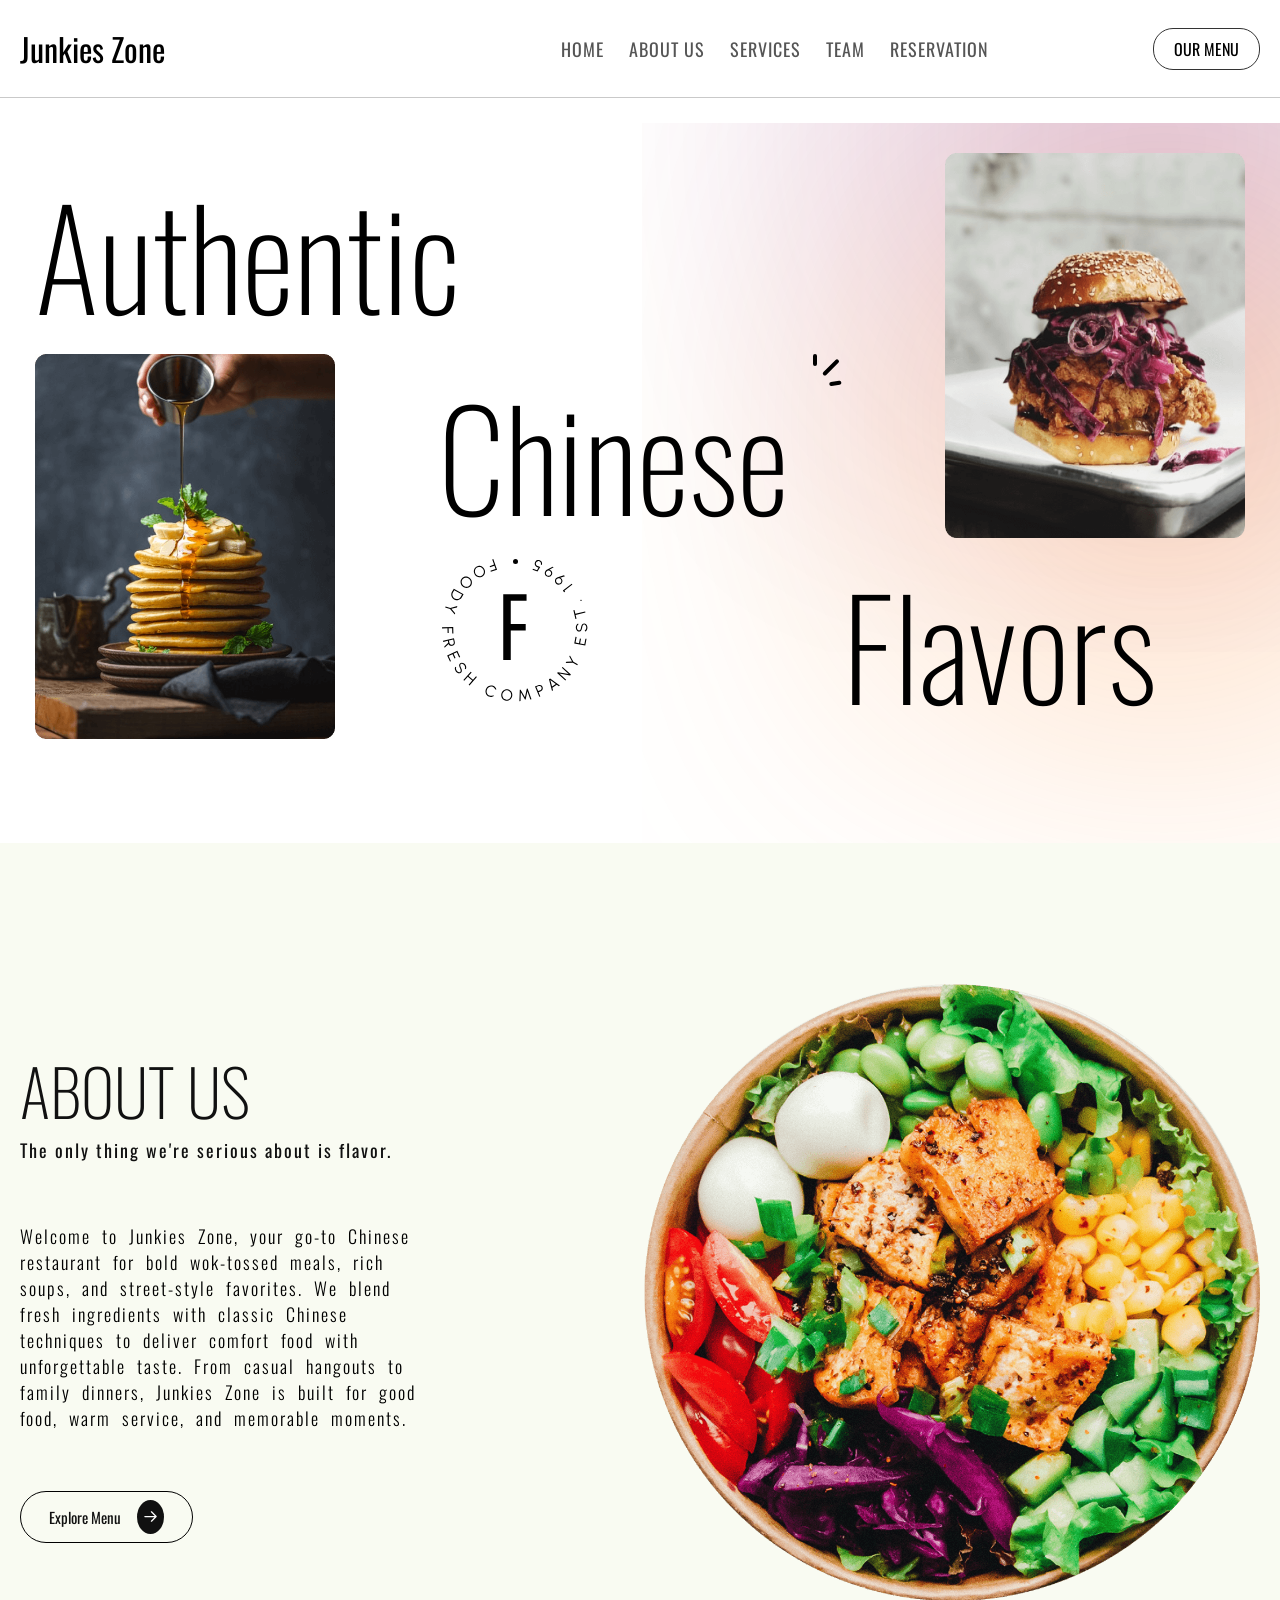
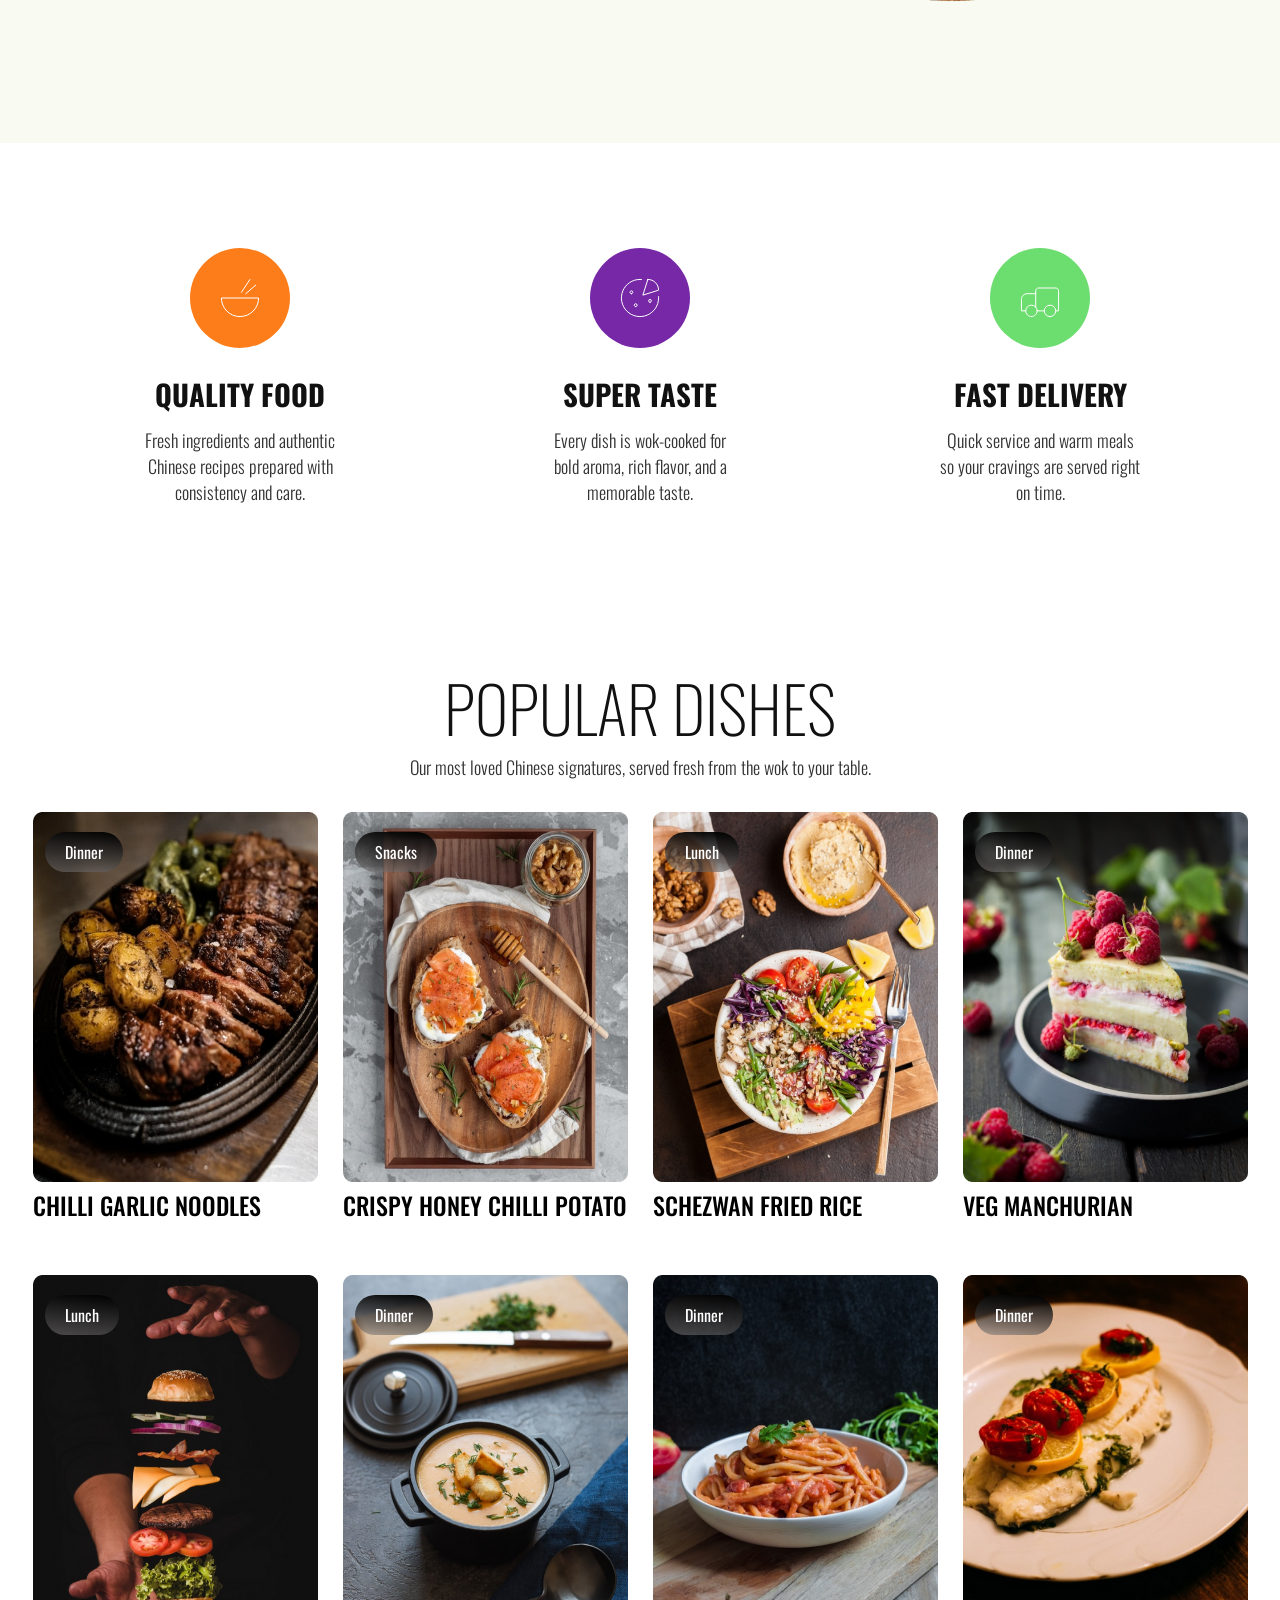
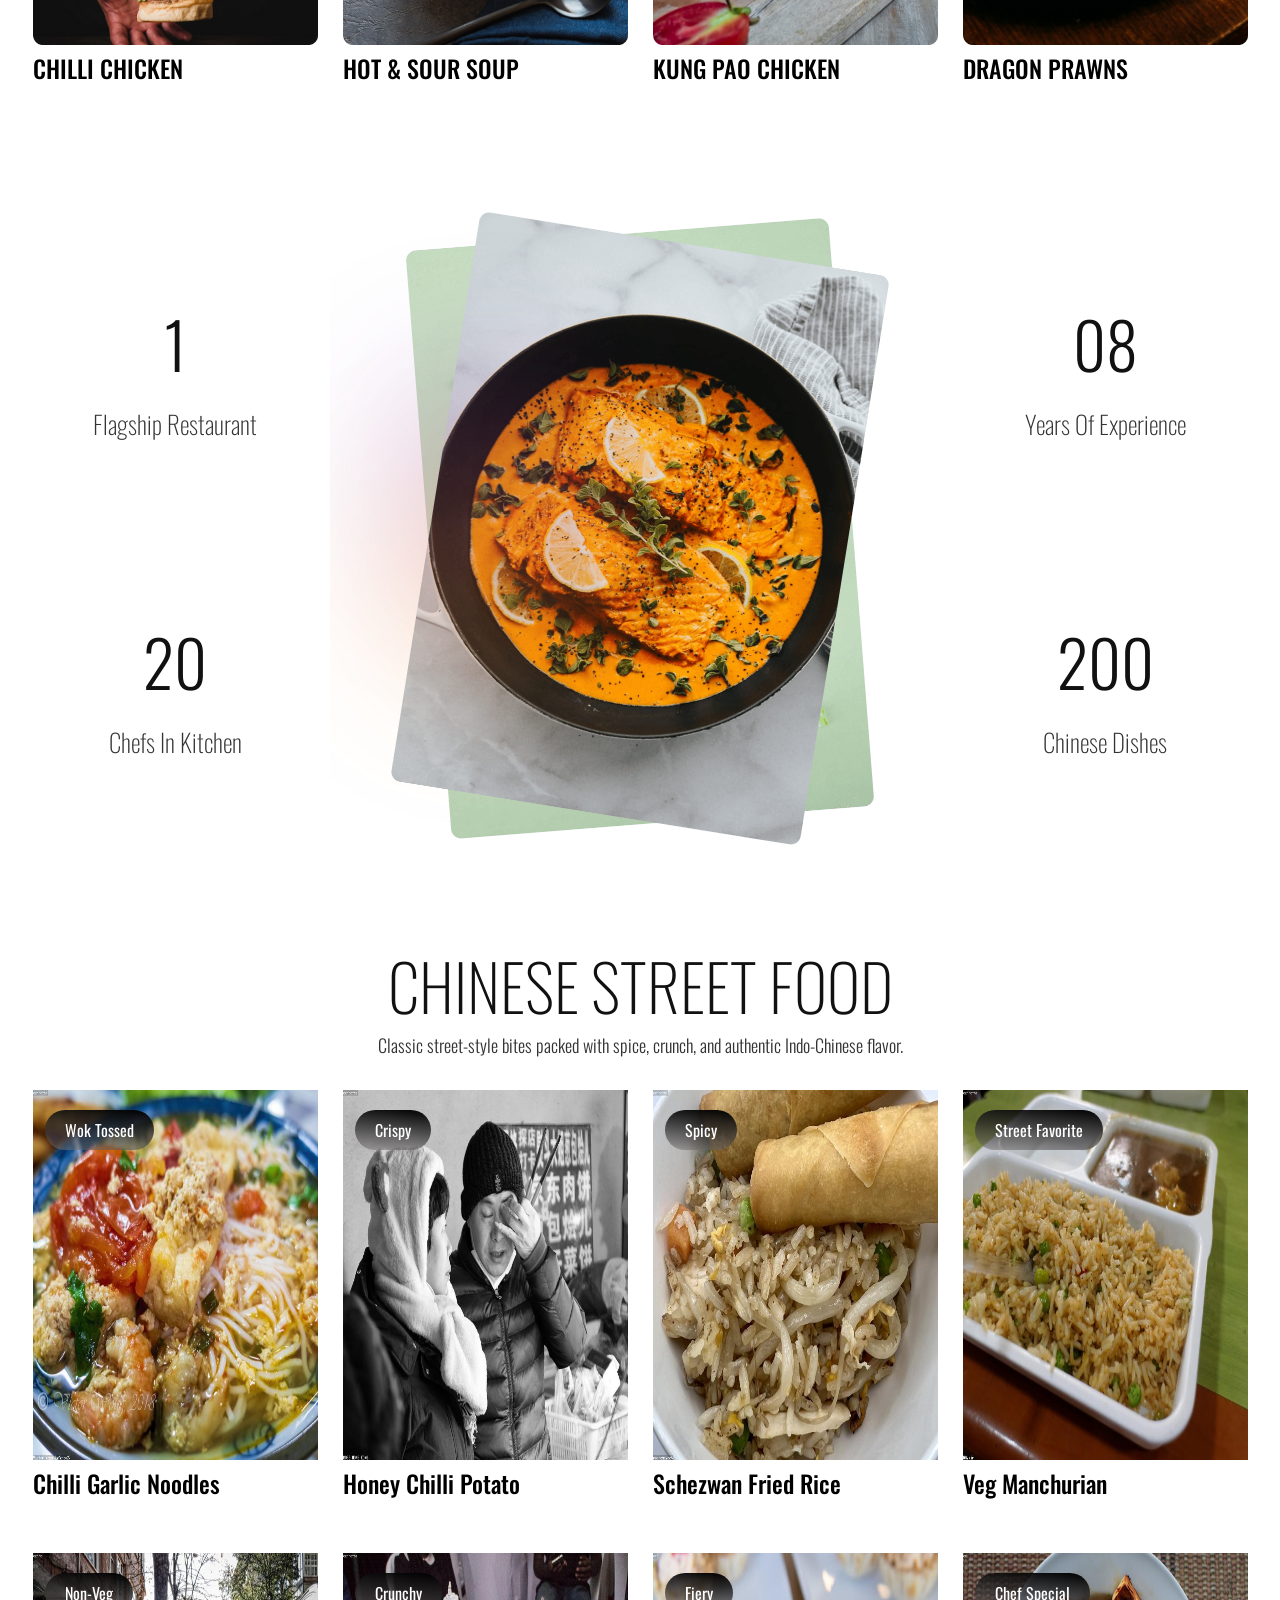
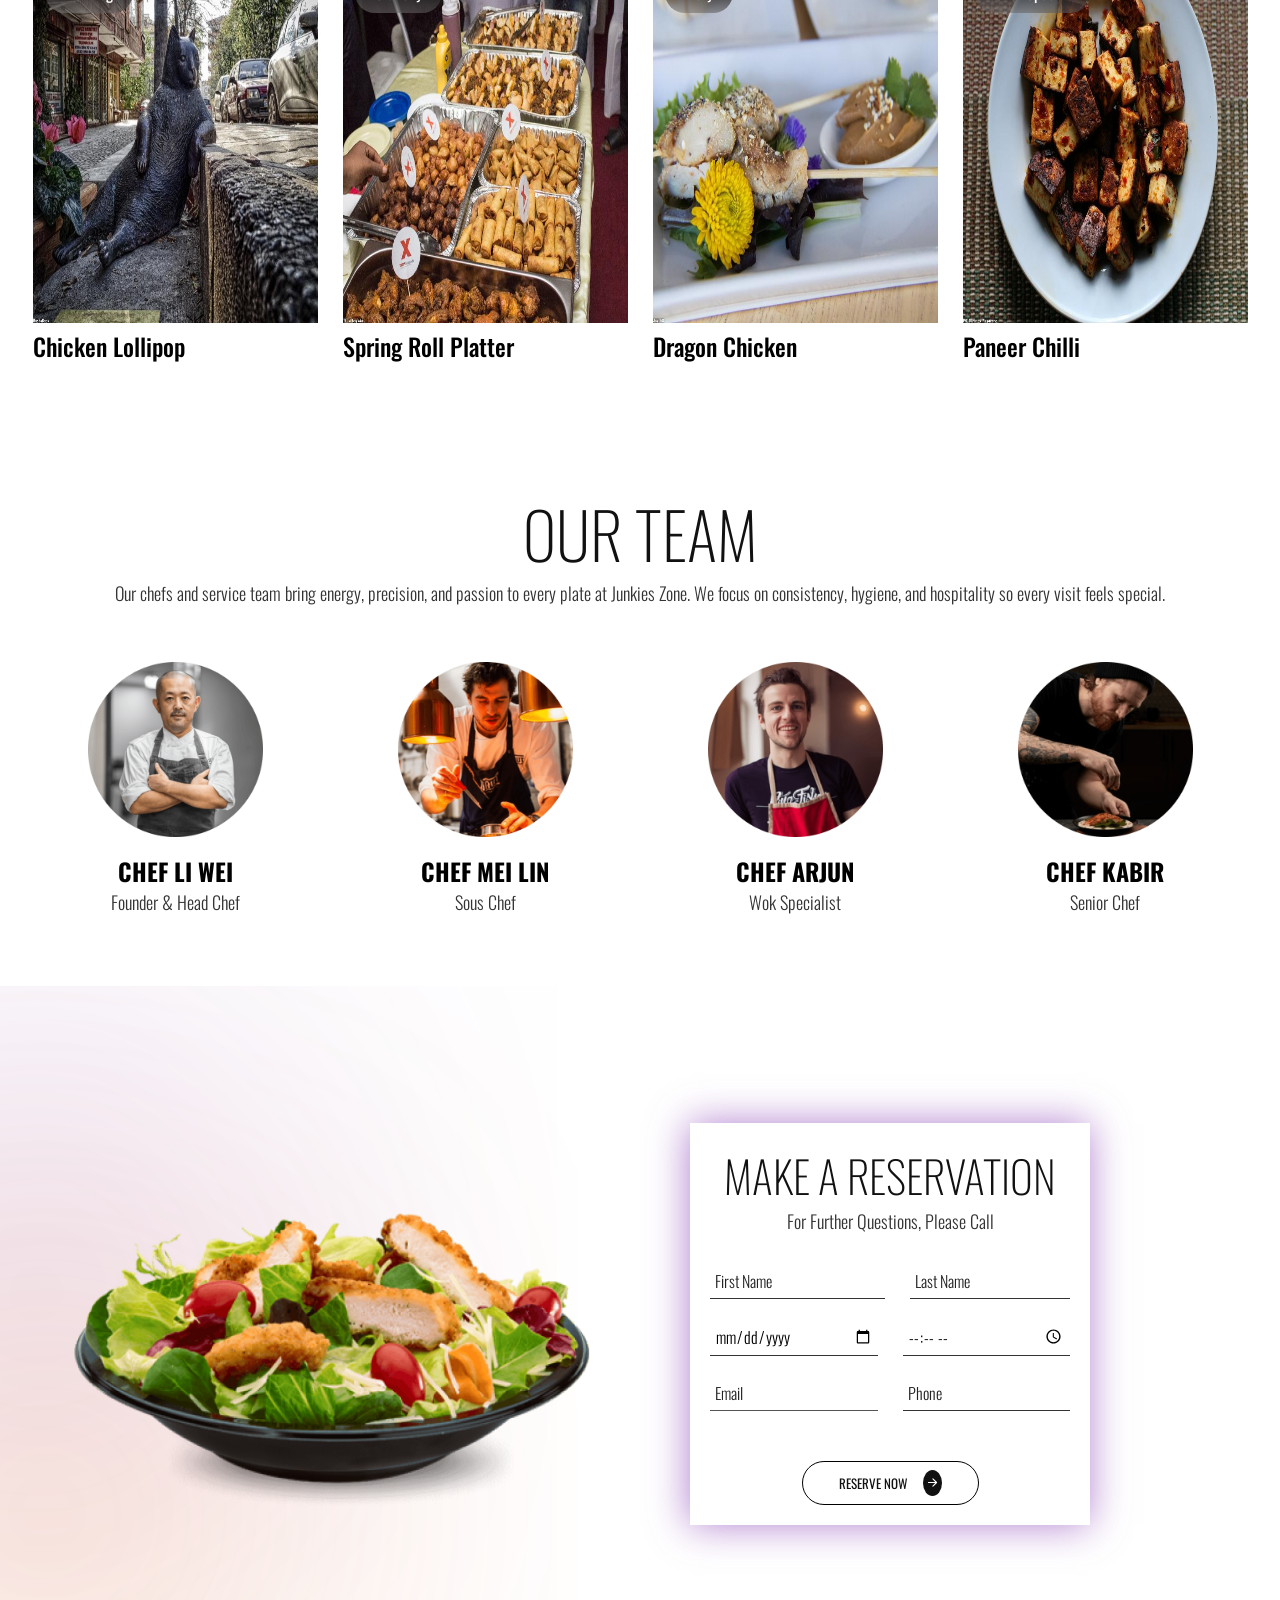
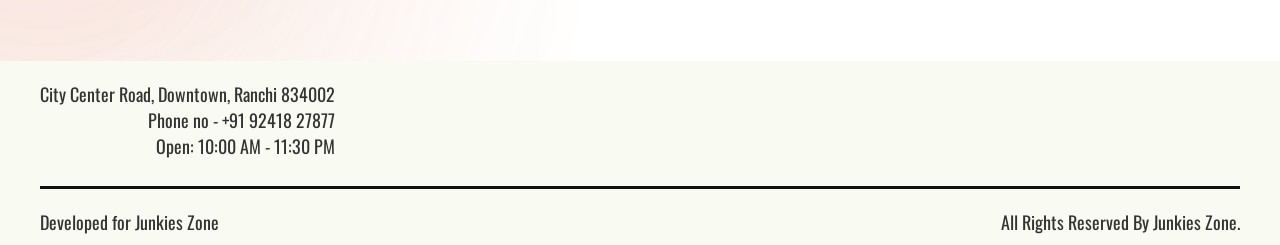
<file: junkies/index.html>
<!DOCTYPE html>
<html lang="en">
<head>
  <meta charset="UTF-8" />
  <meta name="viewport" content="width=device-width, initial-scale=1.0" />
  <title>Junkies Zone | Chinese Restaurant</title>
  <link rel="stylesheet" href="styles.css" />
</head>
<body>
  <nav>
    <div class="logo">Junkies Zone</div>
    <div class="navLinks" id="navLinks">
      <div class="links">
        <a href="#heroSection">HOME</a>
        <a href="#about">ABOUT US</a>
        <a href="#qualities">SERVICES</a>
        <a href="#team">TEAM</a>
        <a href="#reservation">RESERVATION</a>
      </div>
      <a href="menu.html" class="mobileMenuBtnLink">
        <button class="menuBtn mobileMenuBtn">OUR MENU</button>
      </a>
    </div>
    <a href="menu.html" class="menuBtnLink">
      <button class="menuBtn">OUR MENU</button>
    </a>
    <div class="hamburger" id="hamburger" aria-label="Open Menu" role="button" tabindex="0">
      <svg stroke="currentColor" fill="currentColor" stroke-width="0" viewBox="0 0 512 512" height="1em" width="1em" xmlns="http://www.w3.org/2000/svg"><path d="M80 160h352M80 256h352M80 352h352" stroke-linecap="round" stroke-miterlimit="10" stroke-width="48"></path></svg>
    </div>
  </nav>

  <section class="heroSection" id="heroSection">
    <div class="container">
      <div class="banner">
        <div class="largeBox">
          <h1 class="title">Authentic</h1>
        </div>
        <div class="combined_boxes">
          <div class="imageBox">
            <img src="assets/hero1.png" alt="hero" />
          </div>
          <div class="textAndLogo">
            <div class="textWithSvg">
              <h1 class="title">Chinese</h1>
              <h1 class="title dishes_title">Flavors</h1>
              <img src="assets/threelines.svg" alt="threelines" />
            </div>
            <img class="logo" src="assets/logo.svg" alt="logo" />
          </div>
        </div>
      </div>
      <div class="banner">
        <div class="imageBox">
          <img src="assets/hero2.png" alt="hero" />
        </div>
        <h1 class="title dishes_title">Flavors</h1>
      </div>
    </div>
  </section>

  <section class="about" id="about">
    <div class="container">
      <div class="banner">
        <div class="top">
          <h1 class="heading">ABOUT US</h1>
          <p>The only thing we're serious about is flavor.</p>
        </div>
        <p class="mid">
          Welcome to Junkies Zone, your go-to Chinese restaurant for bold wok-tossed meals, rich soups, and street-style favorites.
          We blend fresh ingredients with classic Chinese techniques to deliver comfort food with unforgettable taste.
          From casual hangouts to family dinners, Junkies Zone is built for good food, warm service, and memorable moments.
        </p>
        <a href="menu.html" class="exploreBtn">
          Explore Menu
          <span>
            <svg stroke="currentColor" fill="none" stroke-width="0" viewBox="0 0 24 24" height="1em" width="1em" xmlns="http://www.w3.org/2000/svg"><path d="M13.5 4.5L21 12m0 0l-7.5 7.5M21 12H3" stroke="currentColor" stroke-width="2" stroke-linecap="round" stroke-linejoin="round"></path></svg>
          </span>
        </a>
      </div>
      <div class="banner">
        <img src="assets/about.png" alt="about" />
      </div>
    </div>
  </section>

  <section class="qualities" id="qualities">
    <div class="container" id="qualitiesContainer"></div>
  </section>

  <section class="menu" id="menu">
    <div class="container">
      <div class="heading_section">
        <h1 class="heading">POPULAR DISHES</h1>
        <p>Our most loved Chinese signatures, served fresh from the wok to your table.</p>
      </div>
      <div class="dishes_container" id="dishesContainer"></div>
    </div>
  </section>

  <section class="who_are_we" id="who_are_we">
    <div class="container">
      <div class="text_banner" id="whoLeft"></div>
      <div class="image_banner">
        <img class="gradient_bg" src="assets/center.svg" alt="gradientBg" />
        <img src="assets/whoweare.png" alt="food" />
      </div>
      <div class="text_banner" id="whoRight"></div>
    </div>
  </section>

  <section class="coffee" id="coffee">
    <div class="container">
      <div class="coffee_heading_section">
        <h1 class="heading">CHINESE STREET FOOD</h1>
        <p>Classic street-style bites packed with spice, crunch, and authentic Indo-Chinese flavor.</p>
      </div>
      <div class="coffee_container" id="coffeeContainer"></div>
    </div>
  </section>

  <section class="team" id="team">
    <div class="container">
      <div class="heading_section">
        <h1 class="heading">OUR TEAM</h1>
        <p>
          Our chefs and service team bring energy, precision, and passion to every plate at Junkies Zone.
          We focus on consistency, hygiene, and hospitality so every visit feels special.
        </p>
      </div>
      <div class="team_container" id="teamContainer"></div>
    </div>
  </section>

  <section class="reservation" id="reservation">
    <div class="container">
      <div class="banner">
        <img src="assets/reservation.png" alt="res" />
      </div>
      <div class="banner">
        <div class="reservation_form_box">
          <h1>MAKE A RESERVATION</h1>
          <p>For Further Questions, Please Call</p>
          <form id="reservationForm">
            <div>
              <input type="text" name="firstName" placeholder="First Name" required />
              <input type="text" name="lastName" placeholder="Last Name" required />
            </div>
            <div>
              <input type="date" name="date" required />
              <input type="time" name="time" required />
            </div>
            <div>
              <input type="email" name="email" placeholder="Email" class="email_tag" required />
              <input type="number" name="phone" placeholder="Phone" required />
            </div>
            <button type="submit">
              RESERVE NOW
              <span>
                <svg stroke="currentColor" fill="none" stroke-width="0" viewBox="0 0 24 24" height="1em" width="1em" xmlns="http://www.w3.org/2000/svg"><path d="M4.5 12h15m0 0l-6.75-6.75M19.5 12l-6.75 6.75" stroke="currentColor" stroke-width="2" stroke-linecap="round" stroke-linejoin="round"></path></svg>
              </span>
            </button>
          </form>
        </div>
      </div>
    </div>
  </section>

  <footer>
    <div class="container">
      <div class="banner">
        <div class="right">
          <p>City Center Road, Downtown, Ranchi 834002</p>
          <p>Phone no - +91 92418 27877</p>
          <p>Open: 10:00 AM - 11:30 PM</p>
        </div>
      </div>
      <div class="banner">
        <div class="left">
          <p>Developed for Junkies Zone</p>
        </div>
        <div class="right">
          <p>All Rights Reserved By Junkies Zone.</p>
        </div>
      </div>
    </div>
  </footer>

  <script src="script.js"></script>
</body>
</html>
</file>
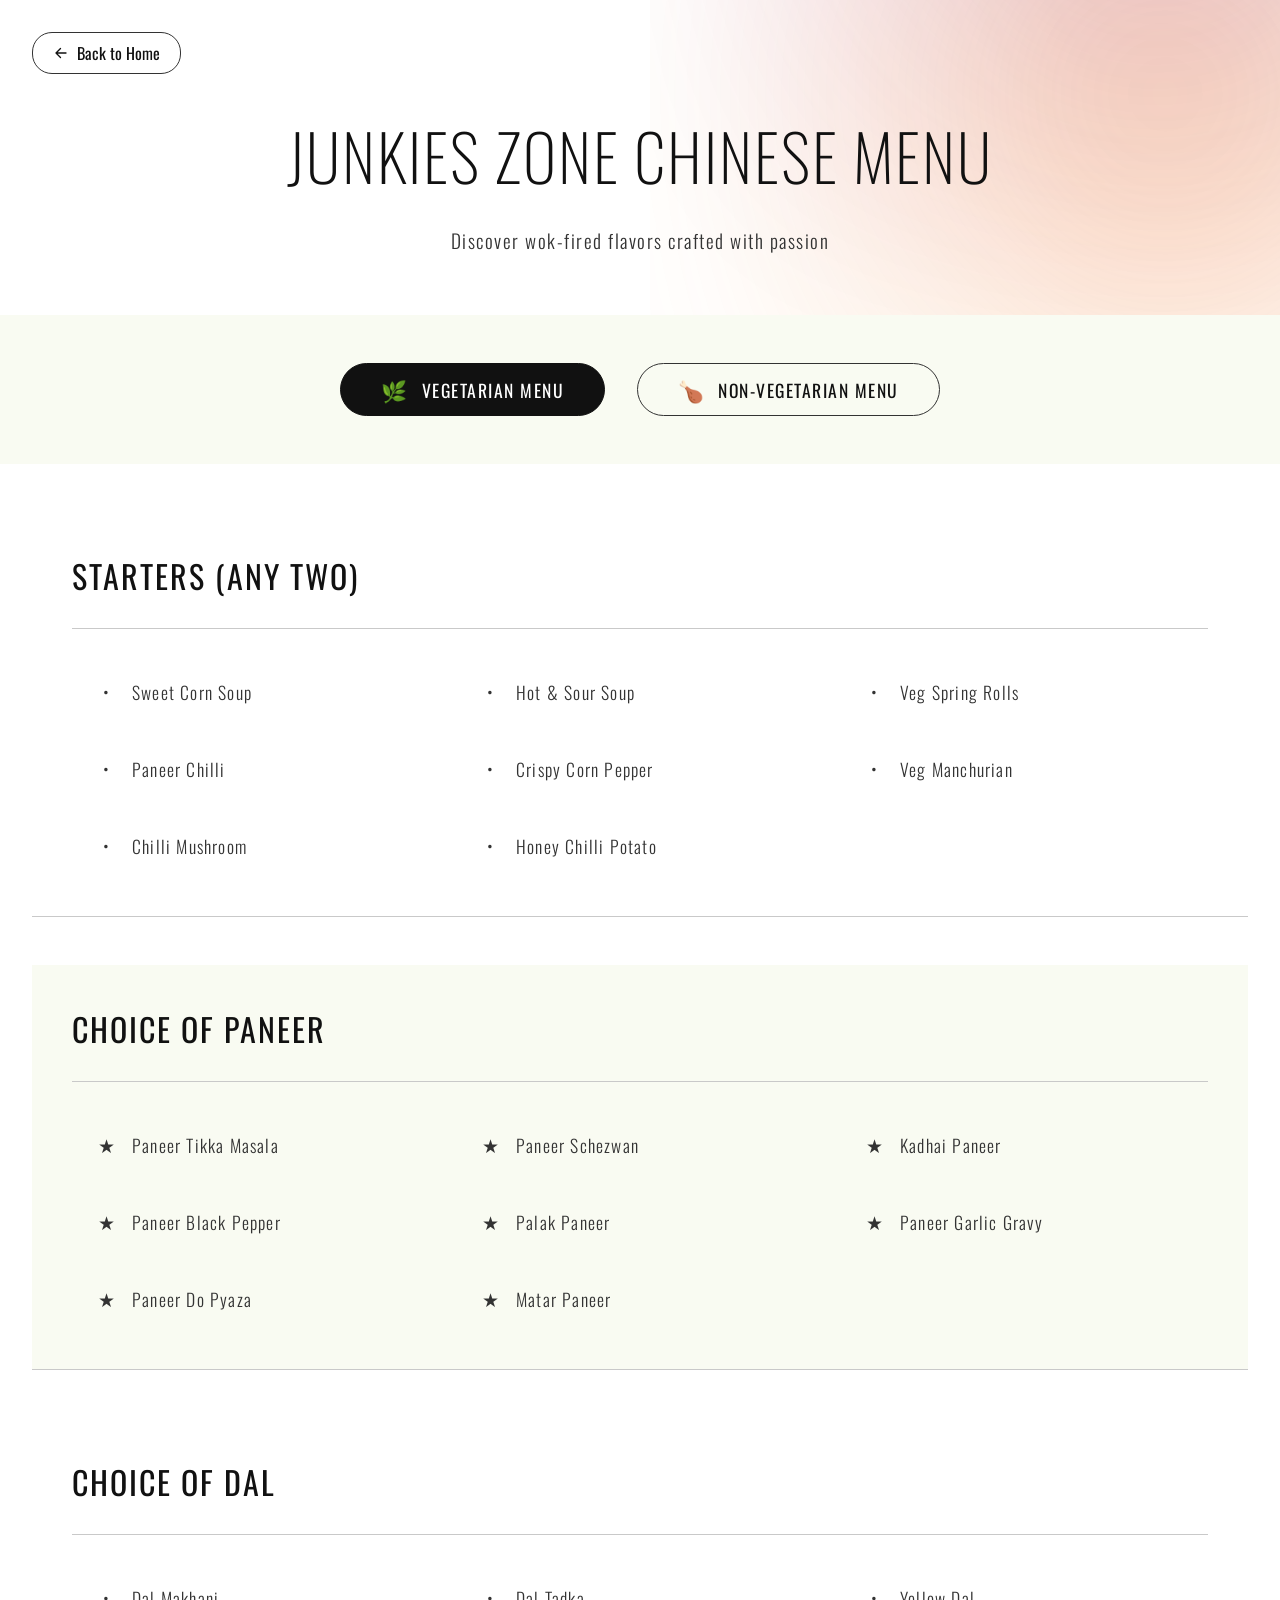
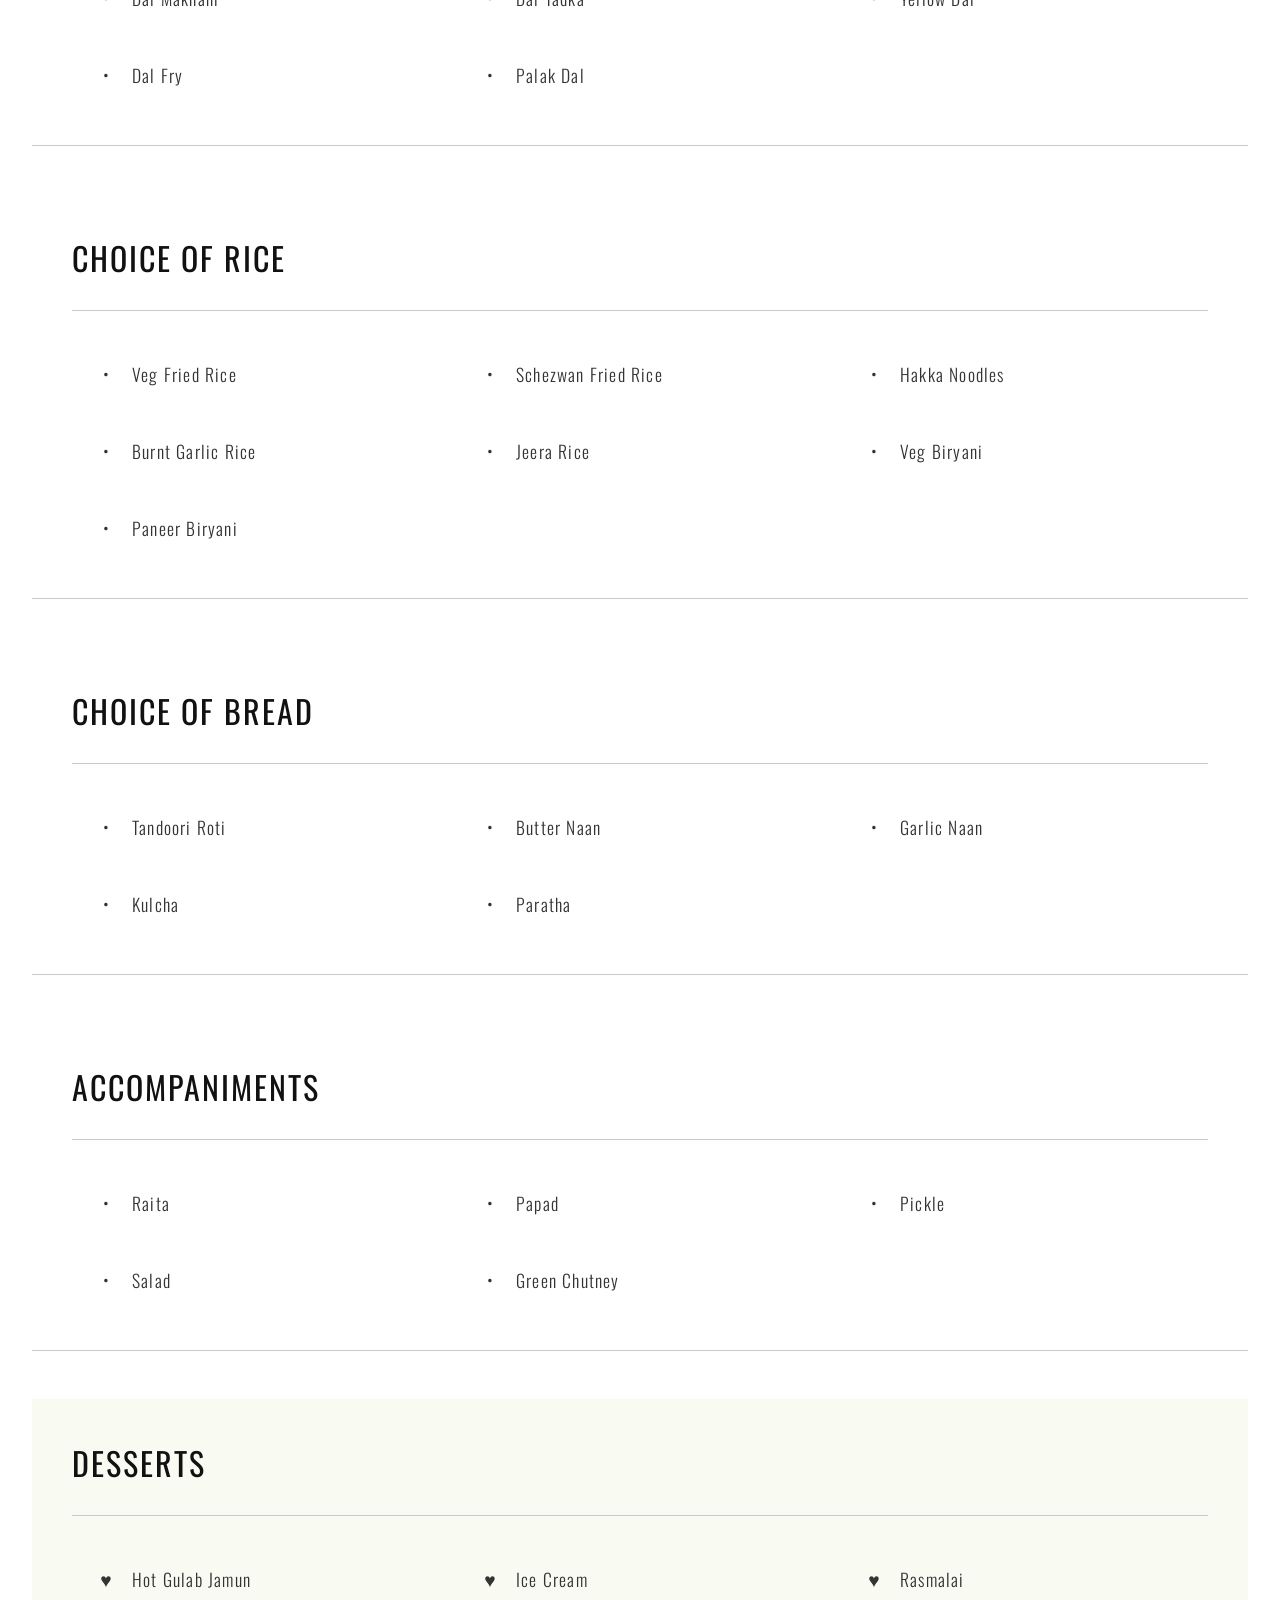
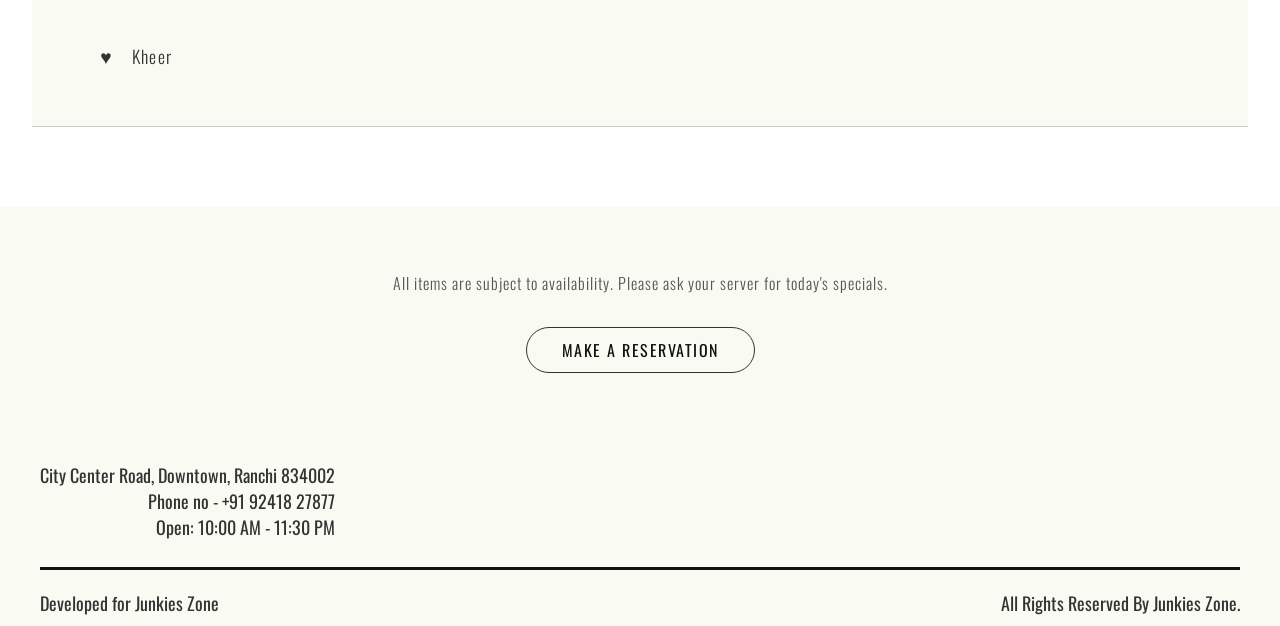
<file: junkies/menu.html>
<!DOCTYPE html>
<html lang="en">
<head>
  <meta charset="UTF-8" />
  <meta name="viewport" content="width=device-width, initial-scale=1.0" />
  <title>Our Menu | Junkies Zone</title>
  <link rel="stylesheet" href="styles.css" />
  <link rel="stylesheet" href="menu.css" />
</head>
<body>
  <div class="menu-page">
    <div class="menu-header">
      <a href="index.html" class="back-button">
        <svg stroke="currentColor" fill="none" stroke-width="0" viewBox="0 0 24 24" height="1em" width="1em" xmlns="http://www.w3.org/2000/svg"><path d="M19.5 12h-15m0 0l6.75-6.75M4.5 12l6.75 6.75" stroke="currentColor" stroke-width="2" stroke-linecap="round" stroke-linejoin="round"></path></svg>
        Back to Home
      </a>
      <h1 class="menu-title">Junkies Zone Chinese Menu</h1>
      <p class="menu-subtitle">Discover wok-fired flavors crafted with passion</p>
    </div>

    <div class="menu-category-tabs">
      <button class="category-tab active" data-category="veg">
        <span class="veg-icon">🌿</span> Vegetarian Menu
      </button>
      <button class="category-tab" data-category="nonveg">
        <span class="nonveg-icon">🍗</span> Non-Vegetarian Menu
      </button>
    </div>

    <div class="menu-content" id="menuContent"></div>

    <div class="menu-footer">
      <p class="footer-note">All items are subject to availability. Please ask your server for today's specials.</p>
      <a href="index.html#reservation" class="reserve-button">Make a Reservation</a>
    </div>
  </div>

  <footer>
    <div class="container">
      <div class="banner">
        <div class="right">
          <p>City Center Road, Downtown, Ranchi 834002</p>
          <p>Phone no - +91 92418 27877</p>
          <p>Open: 10:00 AM - 11:30 PM</p>
        </div>
      </div>
      <div class="banner">
        <div class="left">
          <p>Developed for Junkies Zone</p>
        </div>
        <div class="right">
          <p>All Rights Reserved By Junkies Zone.</p>
        </div>
      </div>
    </div>
  </footer>

  <script src="menu.js"></script>
</body>
</html>
</file>
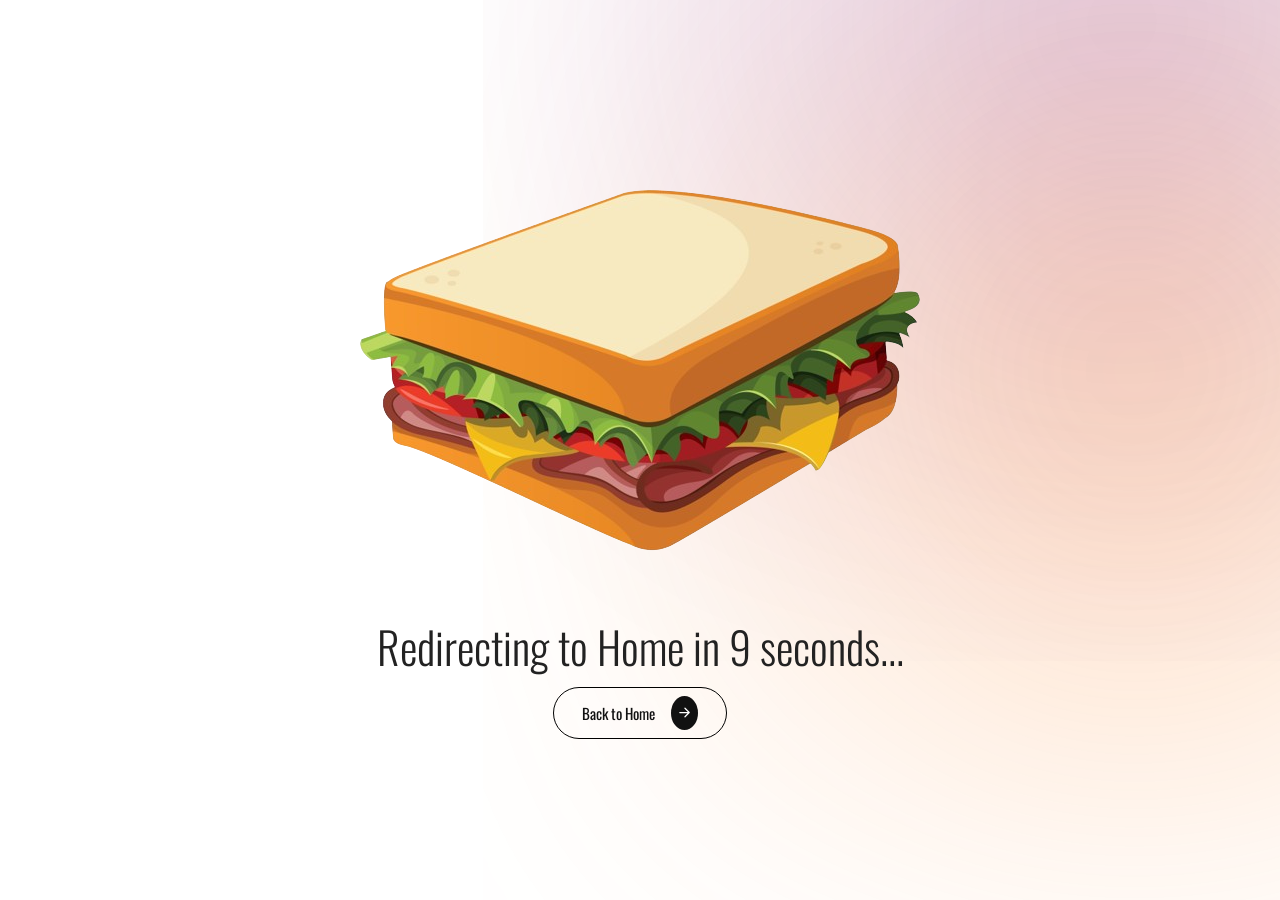
<file: junkies/success.html>
<!DOCTYPE html>
<html lang="en">
<head>
  <meta charset="UTF-8" />
  <meta name="viewport" content="width=device-width, initial-scale=1.0" />
  <title>Reservation Confirmed | Junkies Zone</title>
  <link rel="stylesheet" href="styles.css" />
</head>
<body>
  <section class="notFound">
    <div class="container">
      <img src="assets/sandwich.png" alt="success" />
      <h1>Redirecting to Home in <span id="countdown">10</span> seconds...</h1>
      <a href="index.html">
        Back to Home
        <span>
          <svg stroke="currentColor" fill="none" stroke-width="0" viewBox="0 0 24 24" height="1em" width="1em" xmlns="http://www.w3.org/2000/svg"><path d="M4.5 12h15m0 0l-6.75-6.75M19.5 12l-6.75 6.75" stroke="currentColor" stroke-width="2" stroke-linecap="round" stroke-linejoin="round"></path></svg>
        </span>
      </a>
    </div>
  </section>

  <script>
    let count = 10;
    const countdown = document.getElementById('countdown');
    const timer = setInterval(() => {
      count -= 1;
      countdown.textContent = count;
      if (count <= 0) {
        clearInterval(timer);
        window.location.href = 'index.html';
      }
    }, 1000);
  </script>
</body>
</html>
</file>
<file: junkies/styles.css>
@import url("https://fonts.googleapis.com/css2?family=Oswald:wght@200;300;400;500;600&display=swap");

* {
  font-family: "Oswald", sans-serif;
  box-sizing: border-box;
  overflow-x: hidden;
  margin: 0;
  padding: 0;
}
::-webkit-scrollbar{
  display: none;
}

/********************** HERO SECTION COMPONENT STYLING **************************/
/**********************************************************************************************************************/
nav {
  display: flex;
  width: 100%;              /* Make it responsive */
  max-width: 1500px;        /* Optional container limit */
  margin: 0 auto;           /* Center align */
  padding: 25px 20px;
  margin-bottom: 25px;
  justify-content: space-between;
  align-items: center;
  position: relative;
  border-bottom: 1px solid rgb(201, 201, 201);
  box-sizing: border-box;
}

/* LOGO */
nav .logo {
  flex: 1;
  display: flex;
  align-items: center;
  font-size: 2rem;
}

/* NAV LINKS */
nav .navLinks {
  flex: 2;
  display: flex;
  justify-content: center;
  align-items: center;
}

nav .navLinks .links {
  display: flex;
  gap: 25px;
}

nav .navLinks .links a {
  text-decoration: none;
  color: #555;
  font-size: 18px;
  font-weight: 400;
  letter-spacing: 1px;
  transition: 0.3s;
  cursor: pointer;
}

nav .navLinks .links > * {
  text-decoration: none;
  color: #555;
  font-size: 18px;
  font-weight: 400;
  letter-spacing: 1px;
  transition: 0.3s;
  cursor: pointer;
}

nav .navLinks .links a:hover,
nav .navLinks .links > *:hover {
  color: #222;
}

/* BUTTON */
nav .menuBtn {
  padding: 8px 20px;
  color: black;
  background: transparent;
  border: 1px solid #333;
  border-radius: 20px;
  font-size: 16px;
  transition: 0.3s;
}

nav .menuBtn:hover {
  color: #fff;
  background: #222;
  cursor: pointer;
}

nav .menuBtnLink {
  text-decoration: none;
}

nav .mobileMenuBtnLink {
  display: none;
  text-decoration: none;
}

/* HAMBURGER */
nav .hamburger {
  display: none;
}

nav svg {
  font-size: 1.75rem;
}

@media (max-width: 1240px) {
  nav .logo {
    font-size: 1.7rem;
  }

  nav .navLinks .links {
    gap: 16px;
  }

  nav .navLinks .links a {
    font-size: 16px;
    letter-spacing: 0.5px;
  }

  nav .menuBtn {
    padding: 8px 16px;
    font-size: 14px;
  }
}

/* ---------------------------
   RESPONSIVE SECTION
---------------------------- */

/* Tablet */
@media (max-width: 1145px) {

  nav {
    padding: 15px 20px;
    overflow: visible;
  }

  nav .hamburger {
    display: flex;
    cursor: pointer;
    z-index: 1000;
    position: relative;
  }

  nav .navLinks {
    position: absolute;
    top: calc(-100vh - 20px);
    left: 0;
    right: 0;
    width: 100%;
    background: #fff;
    flex-direction: column;
    padding: 20px 0;
    transition: 0.3s ease-in-out;
    z-index: 999;
    opacity: 0;
    pointer-events: none;
  }

  nav .navLinks.showmenu {
    top: 100%;
    opacity: 1;
    pointer-events: auto;
    box-shadow: 0 4px 6px rgba(0, 0, 0, 0.1);
  }

  nav .navLinks .links {
    flex-direction: column;
    gap: 15px;
    text-align: center;
  }

  nav .menuBtn {
    margin-top: 15px;
  }

  nav .menuBtnLink {
    display: none;
  }

  nav .mobileMenuBtnLink {
    display: inline-flex;
    justify-content: center;
    width: 100%;
    margin-top: 10px;
  }

  nav .mobileMenuBtn {
    margin-top: 0;
  }
}

/* Mobile */
@media (max-width: 600px) {

  nav {
    padding: 10px 15px;
  }

  nav .logo {
    font-size: 1.5rem;
  }

  nav .navLinks .links a {
    font-size: 16px;
  }
}

/**********************************************************************************************************************/

/********************** HERO SECTION COMPONENT STYLING **************************/
/**********************************************************************************************************************/
.heroSection {
  display: flex;
  flex-direction: column;
  min-height: 80vh;
  justify-content: space-between;
  align-items: center;
  background: url(./assets/background.svg);
  background-repeat: no-repeat;
  background-size: cover;
  background-position: right;
  padding: 0 15px;
}
.heroSection .container {
  display: flex;
  max-width: 1200px;
  min-width: 1200px;
}
.heroSection .container .banner:first-child {
  flex: 2;
  display: flex;
  flex-wrap: wrap;
}
.heroSection .container .banner .largeBox {
  width: 100%;
}
.heroSection .container .banner .combined_boxes {
  display: flex;
  width: 100%;
}
.heroSection .container .banner .title {
  font-size: 8.5rem;
  font-weight: 200;
}
.heroSection .container .banner .textAndLogo {
  width: 50%;
}
.heroSection .container .banner .textWithSvg {
  position: relative;
}
.heroSection .container .banner .textWithSvg img {
  position: absolute;
  right: 0;
  top: 0;
}
.heroSection .container .banner:first-child .dishes_title {
  display: none;
}
.heroSection .container .banner:first-child .imageBox {
  width: 50%;
}
.heroSection .container .banner:last-child .imageBox {
  width: 100%;
}
.heroSection .container .banner .imageBox img {
  width: 300px;
  height: 385px;
}
.heroSection .container .banner:last-child .imageBox {
  text-align: end;
}
.heroSection .container .banner:last-child {
  flex: 1;
}
@media (max-width: 1280px) {
  .heroSection .container {
    width: 100%;
    min-width: fit-content;
    padding: 30px 20px;
  }
}
@media (max-width: 1072px) {
  .heroSection .container .banner .title {
    font-size: 6.5rem;
  }
  .heroSection .container .banner .imageBox img {
    width: 250px;
    height: 335px;
  }
}
@media (max-width: 880px) {
  .heroSection .container .banner .title {
    font-size: 6rem;
  }
  .heroSection .container .banner .imageBox img {
    width: 250px;
    height: 265px;
  }
}
@media (max-width: 830px) {
  .heroSection .container .banner:last-child .imageBox {
    height: 350px;
  }
  .heroSection .container .banner:last-child .imageBox img {
    display: none;
  }
  .heroSection .container .banner .combined_boxes {
    flex-direction: column-reverse;
  }
  .heroSection .container .banner .textAndLogo {
    width: 100%;
    text-align: end;
  }
  .heroSection .container .banner .textAndLogo .title,
  .heroSection .container .banner .textAndLogo .logo {
    margin-right: 60px;
  }
  .heroSection .container .banner:last-child .dishes_title {
    margin-top: 65px;
  }
  .heroSection .container .banner .imageBox img {
    width: 100%;
  }
}
@media (max-width: 720px) {
  .heroSection .container .banner .title {
    font-size: 4.5rem;
  }
}
@media (max-width: 520px) {
  .heroSection .container .banner:last-child .dishes_title {
    display: none;
  }
  .heroSection .container .banner:first-child .dishes_title {
    display: block;
  }
  .heroSection .container .banner:first-child {
    width: 100%;
  }
  .heroSection .container .banner:last-child {
    display: none;
  }
  .heroSection .container .banner .title {
    text-align: center;
  }
  .heroSection .container .banner .textAndLogo .title,
  .heroSection .container .banner .textAndLogo .logo {
    margin-right: 0;
  }
  .heroSection .container .banner .textWithSvg {
    width: fit-content;
    margin: 0 auto;
  }
  .heroSection .container .banner .textAndLogo {
    text-align: center;
  }
  .heroSection .container .banner:first-child .imageBox {
    width: 100%;
    text-align: center;
  }
  .heroSection .container .banner:first-child .imageBox img {
    width: 290px;
    height: 350px;
  }
}
@media(max-width: 650px){
  .heroSection{
    padding: 0;
  }
}
@media (max-width: 330px) {
  .heroSection .container .banner:first-child .imageBox img {
    width: 100%;
    height: auto;
  }
}
/**********************************************************************************************************************/

/******************* ABOUT US COMPONENT STYLING **************/
/**********************************************************************************************************************/
.about {
  display: flex;
  min-height: 100vh;
  justify-content: center;
  align-items: center;
  background-color: #f9fbf2;
}
.about .container {
  max-width: 1500px;
  min-width: 1500px;
  display: flex;
}
.about .container .banner {
  flex: 1;
  display: flex;
  flex-direction: column;
  justify-content: space-evenly;
}
.about .container .banner img {
  width: 100%;
}
.heading {
  font-weight: 200;
  font-size: 4rem;
  color: #111;
}
.about .container .banner .mid {
  width: 65%;
  font-size: 18px;
  font-weight: 300;
  letter-spacing: 2px;
  word-spacing: 5px;
}
.about .container .banner .top p {
  font-size: 18px;
  font-weight: 400;
  color: #111;
  letter-spacing: 2px;
}
.about .container .banner a {
  border: 1px solid black;
  padding: 8px 28px;
  border-radius: 30px;
  display: flex;
  width: fit-content;
  align-items: center;
  justify-content: center;
  text-decoration: none;
  font-size: 15px;
  color: #111;
}
.about .container .banner a span {
  margin-left: 1rem;
  padding: 6px;
  background: #111;
  border-radius: 100%;
  color: #fff;
}
.about .container .banner a:hover {
  color: #fff;
  background: #111;
  transition: ease-in-out 0.3s;
}
.about .container .banner a:hover span {
  background: #fff;
  color: #111;
}
@media (max-width: 1520px) {
  .about {
    padding: 30px 20px;
  }
  .about .container {
    min-width: fit-content;
  }
}
@media (max-width: 1050px) {
  .about .container .banner:first-child {
    padding-right: 30px;
  }
  .about .container .banner .mid {
    width: 100%;
    margin: 20px 0;
  }
}
@media (max-width: 786px) {
  .about .container {
    flex-direction: column-reverse;
  }
  .about .container .banner img {
    width: 400px;
    margin: 0 auto;
    margin-bottom: 40px;
  }
  .about .container .banner:first-child {
    padding: 0;
  }
}
@media (max-width: 530px) {
  .heading {
    font-size: 3rem;
  }
}
@media (max-width: 450px) {
  .about .container .banner img {
    width: 100%;
  }
}
/**********************************************************************************************************************/

/* QUALITIES COMPONENT STYLING */
/*********************************************************************************************************************/
.qualities {
  display: flex;
  height: fit-content;
  padding: 75px 20px;
  justify-content: center;
  align-items: center;
}
.qualities .container {
  min-width: 1500px;
  max-width: 1500px;
  display: flex;
  flex-wrap: wrap;
}
.qualities .container .card {
  flex: 1;
  display: flex;
  flex-direction: column;
  align-items: center;
  text-align: center;
  padding: 0 100px;
}
.qualities .container .card img {
  margin-bottom: 25px;
}
.qualities .container .card .title {
  font-size: 1.8rem;
  font-weight: 700;
  color: #111;
  margin-bottom: 12px;
}
.qualities .container .card .description {
  font-size: 18px;
  color: #333;
  font-weight: 300;
}
@media (max-width: 1520px) {
  .qualities .container {
    min-width: 100%;
    padding: 30px 20px;
  }
}
@media (max-width: 1190px) {
  .qualities .container .card .title {
    font-size: 1.4rem;
  }
}
@media (max-width: 1080px) {
  .qualities .container .card {
    padding: 0 30px;
  }
  .qualities .container {
    padding: 0;
  }
}
@media (max-width: 635px) {
  .qualities .container .card {
    flex: none;
    width: 400px;
    padding: 0;
    margin: 0 auto;
    margin-bottom: 40px;
  }
}
@media (max-width: 485px) {
  .qualities .container .card {
    width: 100%;
  }
}
/*********************************************************************************************************************/

/* MENU COMPONENT STYLING */
/*********************************************************************************************************************/
.menu {
  display: flex;
  min-height: 100vh;
  justify-content: center;
  align-items: center;
  padding: 50px 20px;
}
.menu .container {
  max-width: 1500px;
  min-width: 1500px;
  display: flex;
  flex-direction: column;
  align-items: center;
}
.menu .container .heading_section {
  text-align: center;
  margin-bottom: 12px;
}
.menu .container .heading_section p {
  color: #333;
  font-size: 18px;
  font-weight: 300;
}
.menu .container .dishes_container {
  display: flex;
  flex-wrap: wrap;
}
.menu .container .dishes_container .card {
  width: 25%;
  position: relative;
  padding: 20px 12.5px;
  margin-bottom: 12px;
  position: relative;
}
.menu .container .dishes_container .card img {
  width: 100%;
  height: 370px;
}
.menu .container .dishes_container .card h3 {
  font-size: 1.5rem;
  font-weight: 500;
}
.menu .container .dishes_container .card button {
  position: absolute;
  top: 40px;
  left: 25px;
  padding: 8px 20px;
  color: #fff;
  background: linear-gradient(186deg, black, #7e7a7a8a);
  border: none;
  border-radius: 20px;
  font-size: 16px;
}
.menu .container .dishes_container .card:hover img {
  transition: 0.3s;
  transform: scale(1.03);
}
@media (max-width: 1520px) {
  .menu .container {
    min-width: 100%;
  }
}
@media (max-width: 1200px) {
  .menu .container .dishes_container .card img {
    height: 325px;
  }
  .menu .container .dishes_container .card h3 {
    font-size: 1.3rem;
  }
}
@media (max-width: 1000px) {
  .menu .container .dishes_container .card {
    width: 50%;
  }
  .menu .container .dishes_container .card img {
    height: auto;
  }
  .menu .container .dishes_container .card h3 {
    font-size: 1.6rem;
  }
}
@media (max-width: 600px) {
  .menu .container .dishes_container .card h3 {
    font-size: 1.2rem;
  }
}
@media (max-width: 450px) {
  .menu .container .dishes_container .card {
    width: 100%;
    padding: 20px 0;
  }
}
/*********************************************************************************************************************/

/* TEAM COMPONENT STYLING */
/*********************************************************************************************************************/
.team {
  display: flex;
  min-height: 60vh;
  justify-content: center;
  align-items: center;
  padding: 20px;
}
.team .container {
  max-width: 1500px;
  min-width: 1500px;
  display: flex;
  flex-direction: column;
  align-items: center;
}
.team .container .heading_section {
  text-align: center;
  margin-bottom: 12px;
}
.team .container .heading_section p {
  color: #333;
  font-size: 18px;
  font-weight: 300;
  margin-bottom: 1.5rem;
}
.team .container .team_container {
  display: flex;
  flex-wrap: wrap;
  width: 100%;
}
.team .container .team_container .card {
  width: 25%;
  padding: 20px;
  margin-bottom: 12px;
  display: flex;
  flex-direction: column;
  align-items: center;
}
.team .container .team_container .card img {
  width: 175px;
  margin-bottom: 1rem;
}
.team .container .team_container .card h3 {
  font-size: 1.5rem;
}
.team .container .team_container .card p {
  font-size: 18px;
  font-weight: 300;
  color: #333;
}
@media (max-width: 1520px) {
  .team .container {
    min-width: 100%;
  }
}
@media (max-width: 1050px) {
  .team .container .team_container .card img {
    width: 135px;
  }
}
@media (max-width: 910px) {
  .team .container .team_container .card h3 {
    font-size: 1.3rem;
  }
}
@media (max-width: 810px) {
  .team .container .team_container .card {
    width: 50%;
  }
  .team .container .team_container .card img {
    width: 220px;
  }
}
@media (max-width: 550px) {
  .team .container .team_container .card {
    width: 100%;
  }
  .team .container .team_container .card img {
    width: 150px;
  }
}
/*********************************************************************************************************************/

/* WHOAREWE COMPONENT STYLING */
/*********************************************************************************************************************/
.who_are_we {
  display: flex;
  justify-content: center;
  align-items: center;
  min-height: 80vh;
}
.who_are_we .container {
  max-width: 1500px;
  min-width: 1500px;
  display: flex;
}
.who_are_we .container .text_banner {
  flex: 1;
  display: flex;
  flex-direction: column;
}
.who_are_we .container .text_banner .card {
  display: flex;
  flex-direction: column;
  height: 50%;
  align-items: center;
  gap: 15px;
  justify-content: center;
}
.who_are_we .container .text_banner .card p {
  color: #333;
  font-size: 25px;
  font-weight: 200;
}
.who_are_we .container .image_banner {
  position: relative;
  flex: 2;
  display: flex;
  justify-content: center;
}
.who_are_we .container .image_banner img {
  width: 500px;
  height: 635px;
}
.who_are_we .container .image_banner .gradient_bg {
  position: absolute;
  left: -80px;
  top: 0;
}
@media (max-width: 1520px) {
  .who_are_we .container {
    min-width: 100%;
    padding: 20px;
  }
}
@media (max-width: 1180px) {
  .who_are_we .container .image_banner img {
    height: 100%;
    width: 100%;
  }
}
@media (max-width: 700px) {
  .who_are_we .container .image_banner {
    order: -1;
    margin-bottom: 2rem;
  }
  .who_are_we .container .text_banner {
    flex-direction: row;
  }
  .who_are_we .container {
    flex-direction: column;
  }
  .who_are_we .container .image_banner img {
    width: 400px;
  }
  .who_are_we .container .text_banner .card {
    width: 50%;
  }
}
@media (max-width: 400px) {
  .who_are_we .container .text_banner {
    flex-direction: column;
  }
  .who_are_we .container .text_banner .card {
    width: 100%;
    margin-bottom: 1.2rem;
  }
}
/*********************************************************************************************************************/

/******************* NOT FOUND PAGE STYLING **************/
/**********************************************************************************************************************/
footer {
  background: #f9fbf2;
  display: flex;
  justify-content: center;
  align-items: center;
  height: fit-content;
  padding: 20px 20px 10px 20px;
}
footer .container {
  max-width: 1500px;
  min-width: 1500px;
  display: flex;
  flex-direction: column;
}
footer .container .banner {
  display: flex;
  justify-content: space-between;
}
footer .container .banner:first-child {
  padding-bottom: 30px;
  margin-bottom: 20px;
  position: relative;
}
footer .container .banner:first-child::after {
  content: "";
  position: absolute;
  bottom: 0;
  width: 100%;
  height: 3px;
  background: #111;
}
footer .container .banner:first-child .left {
  font-size: 1.75rem;
}
footer .container .banner:last-child .left {
  font-size: 18px;
  color: #333;
}
footer .container .banner:last-child .left a {
  color: #333;
}
footer .container .banner:last-child .left a:hover {
  color: #111;
  transition: 0.3s;
  font-weight: bold;
}
footer .container .banner .right {
  text-align: end;
  font-size: 18px;
  color: #333;
}
@media (max-width: 1520px) {
  footer .container {
    min-width: 100%;
    padding: 0 20px;
  }
}
@media (max-width: 530px) {
  footer .container .banner:first-child {
    flex-direction: column;
    gap: 15px;
  }
  footer .container .banner:first-child .left,
  footer .container .banner .right {
    text-align: center;
  }
  footer .container .banner {
    flex-direction: column;
    text-align: center;
    gap: 7px;
  }
}
/**********************************************************************************************************************/

/******************* RESERVATION COMPONENT STYLING **************/
/**********************************************************************************************************************/
.reservation {
  display: flex;
  min-height: 75vh;
  padding: 30px 20px;
  justify-content: center;
  align-items: center;
  background: url(./assets/reserve.svg);
  background-repeat: no-repeat;
  background-size: cover;
  background-position: right;
}
.reservation .container {
  max-width: 1500px;
  min-width: 1500px;
  display: flex;
}
.reservation .container .banner {
  width: 50%;
  padding: 50px;
}
.reservation .container .banner .reservation_form_box {
  width: 400px;
  background: #fff;
  height: 100%;
  padding: 20px;
  box-shadow: -1px 0px 37px 0px rgba(152, 87, 191, 0.75);
  -webkit-box-shadow: -1px 0px 37px 0px rgba(152, 87, 191, 0.75);
  -moz-box-shadow: -1px 0px 37px 0px rgba(152, 87, 191, 0.75);
}
.reservation .container .banner .reservation_form_box form div {
  display: flex;
  gap: 25px;
  margin-bottom: 20px;
}
.reservation .container .banner .reservation_form_box form div input {
  flex: 1;
  padding: 5px;
  font-size: 16px;
  font-weight: 300;
  border: none;
  border-bottom: 1px solid #333;
  background: transparent;
}
.reservation
  .container
  .banner
  .reservation_form_box
  form
  input[type="email"] {
  width: 100%;
  margin-bottom: 20px;
  padding: 5px;
  font-size: 16px;
  font-weight: 300;
  border: none;
  border-bottom: 1px solid #555;
  background: transparent;
}
.reservation
  .container
  .banner
  .reservation_form_box
  form
  input[type="number"] {
  width: 100%;
  margin-bottom: 20px;
  padding: 5px;
  font-size: 16px;
  font-weight: 300;
  border: none;
  border-bottom: 1px solid #333;
  background: transparent;
}
.reservation .container .banner .reservation_form_box form div input:focus,
.reservation
  .container
  .banner
  .reservation_form_box
  form
  input[type="number"]:focus,
.reservation
  .container
  .banner
  .reservation_form_box
  form
  input[type="email"]:focus {
  outline: none;
  border-bottom: 2px solid skyblue;
}
.reservation
  .container
  .banner
  .reservation_form_box
  form
  div
  input::placeholder {
  color: #222;
}
.reservation .container .banner .reservation_form_box h1 {
  font-weight: 200;
  font-size: 2.75rem;
  color: #111;
  text-align: center;
}
.reservation .container .banner .reservation_form_box p {
  color: #333;
  font-size: 18px;
  font-weight: 300;
  text-align: center;
  margin-bottom: 30px;
}
.reservation .container .banner:first-child {
  display: flex;
  justify-content: center;
}
.reservation .container .banner img {
  width: 550px;
}
.reservation .container .banner .reservation_form_box form button {
  border: 1px solid black;
  padding: 8px 36px;
  border-radius: 30px;
  display: flex;
  width: fit-content;
  margin: 0 auto;
  align-items: center;
  justify-content: center;
  text-decoration: none;
  font-size: 13px;
  color: #111;
  background: transparent;
  margin-top: 30px;
}
.reservation .container .banner .reservation_form_box form button span {
  margin-left: 1rem;
  padding: 3px;
  background: #111;
  border-radius: 100%;
  color: #fff;
}
@media (max-width: 1520px) {
  .reservation .container {
    min-width: 100%;
  }
}
@media (max-width: 1040px) {
  .reservation .container .banner {
    padding: 20px;
  }
}
@media (max-width: 1350px) {
  .reservation .container .banner img {
    width: 42vw;
  }
}
@media (max-width: 885px) {
  .reservation .container {
    flex-direction: column;
    gap: 30px;
  }
  .reservation .container .banner img {
    width: 70vw;
  }
  .reservation .container .banner {
    width: 100%;
    display: flex;
    justify-content: center;
  }
}
@media (max-width: 660px) {
  .reservation .container .banner img {
    width: 100%;
  }
}
@media (max-width: 450px) {
  .reservation .container .banner .reservation_form_box {
    width: 100%;
  }
  .reservation .container .banner .reservation_form_box h1 {
    font-size: 2rem;
  }
}
@media (max-width: 325px) {
  .reservation .container .banner .reservation_form_box h1 {
    font-size: 1.6rem;
  }
}
/**********************************************************************************************************************/

/******************* NOT FOUND PAGE STYLING **************/
/**********************************************************************************************************************/
.notFound {
  display: flex;
  min-height: 100vh;
  justify-content: center;
  align-items: center;
  background: url(./assets/background.svg);
  background-repeat: no-repeat;
  background-size: cover;
  background-position: right;
}
.notFound .container {
  max-width: 1500px;
  text-align: center;
}
.notFound .container img {
  margin-bottom: 2rem;
}
.notFound .container h1 {
  font-size: 2.75rem;
  font-weight: 300;
  color: #222;
  margin-bottom: 0.5rem;
}
.notFound .container p {
  font-size: 18px;
  font-weight: 300;
  color: #555;
  margin-bottom: 1.5rem;
}
.notFound .container a {
  border: 1px solid black;
  padding: 8px 28px;
  border-radius: 30px;
  display: flex;
  width: fit-content;
  margin: 0 auto;
  align-items: center;
  justify-content: center;
  text-decoration: none;
  font-size: 15px;
  color: #111;
}
.notFound .container a span {
  margin-left: 1rem;
  padding: 6px;
  background: #111;
  border-radius: 100%;
  color: #fff;
}
.notFound .container a:hover {
  color: #fff;
  background: #111;
  transition: ease-in-out 0.3s;
}
.notFound .container a:hover span {
  background: #fff;
  color: #111;
}
@media (max-width: 600px) {
  .notFound {
    padding: 30px 20px;
  }
  .notFound .container img {
    width: 100%;
  }
  .notFound .container h1 {
    font-size: 1.75rem;
  }
}
/**********************************************************************************************************************/

/* COFFEE SECTION STYLING */
/**********************************************************************************************************************/
.coffee {
  display: flex;
  min-height: 100vh;
  justify-content: center;
  align-items: center;
  padding: 50px 20px;
}
.coffee .container {
  max-width: 1500px;
  min-width: 1500px;
  display: flex;
  flex-direction: column;
  align-items: center;
   border-radius: 53px;
}
.coffee .container .coffee_heading_section {
  text-align: center;
  margin-bottom: 12px;
}
.coffee .container .coffee_heading_section p {
  color: #333;
  font-size: 18px;
  font-weight: 300;
}
.coffee .container .coffee_container {
  display: flex;
  flex-wrap: wrap;
}
.coffee .container .coffee_container .coffee_card {
  width: 25%;
  position: relative;
  padding: 20px 12.5px;
  margin-bottom: 12px;
  border-radius: 20px;
}
.coffee .container .coffee_container .coffee_card img {
  width: 100%;
  height: 370px;
}
.coffee .container .coffee_container .coffee_card h3 {
  font-size: 1.5rem;
  font-weight: 500;
}
.coffee .container .coffee_container .coffee_card button {
  position: absolute;
  top: 40px;
  left: 25px;
  padding: 8px 20px;
  color: #fff;
  background: linear-gradient(186deg, black, #7e7a7a8a);
  border: none;
  border-radius: 20px;
  font-size: 16px;
}
.coffee .container .coffee_container .coffee_card:hover img {
  transition: 0.3s;
  transform: scale(1.03);
}
@media (max-width: 1520px) {
  .coffee .container {
    min-width: 100%;
  }
}
@media (max-width: 1200px) {
  .coffee .container .coffee_container .coffee_card img {
    height: 325px;
  }
  .coffee .container .coffee_container .coffee_card h3 {
    font-size: 1.3rem;
  }
}
@media (max-width: 1000px) {
  .coffee .container .coffee_container .coffee_card {
    width: 50%;
  }
  .coffee .container .coffee_container .coffee_card img {
    height: auto;
  }
  .coffee .container .coffee_container .coffee_card h3 {
    font-size: 1.6rem;
  }
}
@media (max-width: 600px) {
  .coffee .container .coffee_container .coffee_card h3 {
    font-size: 1.2rem;
  }
}
@media (max-width: 450px) {
  .coffee .container .coffee_container .coffee_card {
    width: 100%;
    padding: 20px 0;
  }
}
</file>
<file: junkies/menu.css>
/* Menu Page Styles */
.menu-page {
  min-height: 100vh;
  background: #fff;
  color: #111;
  padding: 0;
  font-family: "Oswald", sans-serif;
}

.menu-header {
  text-align: center;
  padding: 4rem 2rem 2rem 2rem;
  position: relative;
  background: url(./assets/background.svg);
  background-repeat: no-repeat;
  background-size: cover;
  background-position: center;
  min-height: 35vh;
  display: flex;
  flex-direction: column;
  justify-content: center;
  align-items: center;
}

.back-button {
  position: absolute;
  top: 2rem;
  left: 2rem;
  display: flex;
  align-items: center;
  gap: 0.5rem;
  color: #111;
  text-decoration: none;
  font-size: 1rem;
  font-weight: 400;
  transition: all 0.3s ease;
  padding: 8px 20px;
  border: 1px solid #333;
  border-radius: 20px;
  background: transparent;
}

.back-button:hover {
  background: #222;
  color: #fff;
  transition: 0.3s;
}

.menu-title {
  font-size: 4rem;
  font-weight: 200;
  margin: 1rem 0;
  color: #111;
  text-transform: uppercase;
  letter-spacing: 2px;
}

.menu-subtitle {
  font-size: 1.2rem;
  color: #333;
  font-weight: 300;
  margin-top: 0.5rem;
  letter-spacing: 1.5px;
}

.menu-category-tabs {
  display: flex;
  justify-content: center;
  gap: 2rem;
  padding: 3rem 2rem;
  flex-wrap: wrap;
  background: #f9fbf2;
}

.category-tab {
  padding: 10px 40px;
  font-size: 1.1rem;
  font-weight: 400;
  border: 1px solid #333;
  background: transparent;
  color: #111;
  cursor: pointer;
  border-radius: 30px;
  transition: all 0.3s ease;
  display: flex;
  align-items: center;
  gap: 0.8rem;
  text-transform: uppercase;
  letter-spacing: 1.5px;
}

.category-tab:hover {
  background: #222;
  color: #fff;
  transition: 0.3s;
}

.category-tab.active {
  background: #111;
  color: #fff;
  border-color: #111;
}

.veg-icon,
.nonveg-icon {
  font-size: 1.3rem;
}

.menu-content {
  max-width: 1500px;
  margin: 0 auto;
  padding: 3rem 2rem;
}

.menu-sections {
  display: flex;
  flex-direction: column;
  gap: 3rem;
}

.menu-section {
  background: #fff;
  padding: 2.5rem;
  border-radius: 0;
  border: none;
  border-bottom: 1px solid rgb(201, 201, 201);
  transition: all 0.3s ease;
}

.menu-section:hover {
  background: #f9fbf2;
  transform: translateY(0);
}

.highlight-section {
  background: #f9fbf2;
  border: none;
  border-bottom: 1px solid rgb(201, 201, 201);
}

.section-header {
  margin-bottom: 2rem;
  position: relative;
  padding-bottom: 1rem;
  border-bottom: 0.6px solid rgb(201, 201, 201);
}

.section-title {
  font-size: 2rem;
  font-weight: 400;
  color: #111;
  margin-bottom: 0.5rem;
  text-transform: uppercase;
  letter-spacing: 2px;
  display: inline-block;
}

.section-title::after {
  display: none;
}

.section-line {
  display: none;
}

.menu-grid {
  display: grid;
  grid-template-columns: repeat(auto-fill, minmax(280px, 1fr));
  gap: 1rem;
}

.menu-item {
  display: flex;
  align-items: center;
  gap: 1rem;
  padding: 1rem 1.5rem;
  background: transparent;
  border-radius: 0;
  border: none;
  transition: all 0.3s ease;
  cursor: pointer;
}

.menu-item:hover {
  background: rgba(0, 0, 0, 0.03);
  transform: translateX(5px);
}

.menu-item.featured {
  border: none;
}

.menu-item.featured:hover {
  background: rgba(0, 0, 0, 0.03);
}

.item-bullet {
  font-size: 1.2rem;
  color: #333;
  min-width: 20px;
  text-align: center;
  font-weight: 300;
}

.item-name {
  font-size: 1.1rem;
  color: #333;
  font-weight: 300;
  letter-spacing: 1.2px;
}

.menu-footer {
  text-align: center;
  padding: 4rem 2rem;
  margin-top: 2rem;
  background: #f9fbf2;
}

.footer-note {
  font-size: 1rem;
  color: #555;
  font-weight: 300;
  margin-bottom: 2rem;
  letter-spacing: 1px;
}

.reserve-button {
  display: inline-block;
  padding: 10px 35px;
  font-size: 1rem;
  font-weight: 400;
  color: #111;
  background: transparent;
  border: 1px solid #333;
  border-radius: 30px;
  text-decoration: none;
  cursor: pointer;
  transition: all 0.3s ease;
  text-transform: uppercase;
  letter-spacing: 1.5px;
}

.reserve-button:hover {
  background: #111;
  color: #fff;
  transition: 0.3s;
}

/* Responsive Styles */
@media (max-width: 1520px) {
  .menu-content {
    max-width: 100%;
  }
}

@media (max-width: 1024px) {
  .menu-title {
    font-size: 3rem;
  }

  .menu-grid {
    grid-template-columns: repeat(auto-fill, minmax(250px, 1fr));
  }
}

@media (max-width: 768px) {
  .menu-page {
    padding: 0;
  }

  .menu-header {
    padding: 3rem 1.5rem 2rem 1.5rem;
    min-height: 30vh;
  }

  .back-button {
    position: static;
    display: inline-flex;
    margin-bottom: 1.5rem;
    font-size: 0.9rem;
    padding: 8px 18px;
  }

  .menu-title {
    font-size: 2.5rem;
  }

  .menu-subtitle {
    font-size: 1rem;
  }

  .menu-category-tabs {
    flex-direction: column;
    gap: 1rem;
    padding: 2rem 1.5rem;
  }

  .category-tab {
    width: 100%;
    justify-content: center;
    padding: 10px 30px;
    font-size: 1rem;
  }

  .menu-content {
    padding: 2rem 1.5rem;
  }

  .menu-section {
    padding: 2rem 1.5rem;
  }

  .section-title {
    font-size: 1.6rem;
  }

  .menu-grid {
    grid-template-columns: 1fr;
    gap: 0.5rem;
  }

  .menu-item {
    padding: 1rem;
  }

  .item-name {
    font-size: 1rem;
  }

  .reserve-button {
    padding: 10px 30px;
    font-size: 0.95rem;
  }
}

@media (max-width: 530px) {
  .menu-title {
    font-size: 2rem;
  }

  .menu-subtitle {
    font-size: 0.9rem;
  }

  .category-tab {
    font-size: 0.95rem;
    padding: 8px 25px;
  }

  .section-title {
    font-size: 1.3rem;
  }

  .item-name {
    font-size: 0.95rem;
  }

  .menu-section {
    padding: 1.5rem 1rem;
  }
}

@media (max-width: 400px) {
  .menu-title {
    font-size: 1.6rem;
    letter-spacing: 1px;
  }

  .back-button {
    font-size: 0.85rem;
    padding: 6px 15px;
  }

  .menu-header {
    padding: 2rem 1rem;
  }

  .menu-content {
    padding: 1.5rem 1rem;
  }
}

/* Animations */
@keyframes fadeIn {
  from {
    opacity: 0;
    transform: translateY(20px);
  }
  to {
    opacity: 1;
    transform: translateY(0);
  }
}

.menu-section {
  animation: fadeIn 0.5s ease-out;
}

.menu-item {
  animation: fadeIn 0.3s ease-out;
  animation-fill-mode: both;
}

.menu-item:nth-child(1) { animation-delay: 0.03s; }
.menu-item:nth-child(2) { animation-delay: 0.06s; }
.menu-item:nth-child(3) { animation-delay: 0.09s; }
.menu-item:nth-child(4) { animation-delay: 0.12s; }
.menu-item:nth-child(5) { animation-delay: 0.15s; }
.menu-item:nth-child(6) { animation-delay: 0.18s; }
</file>
